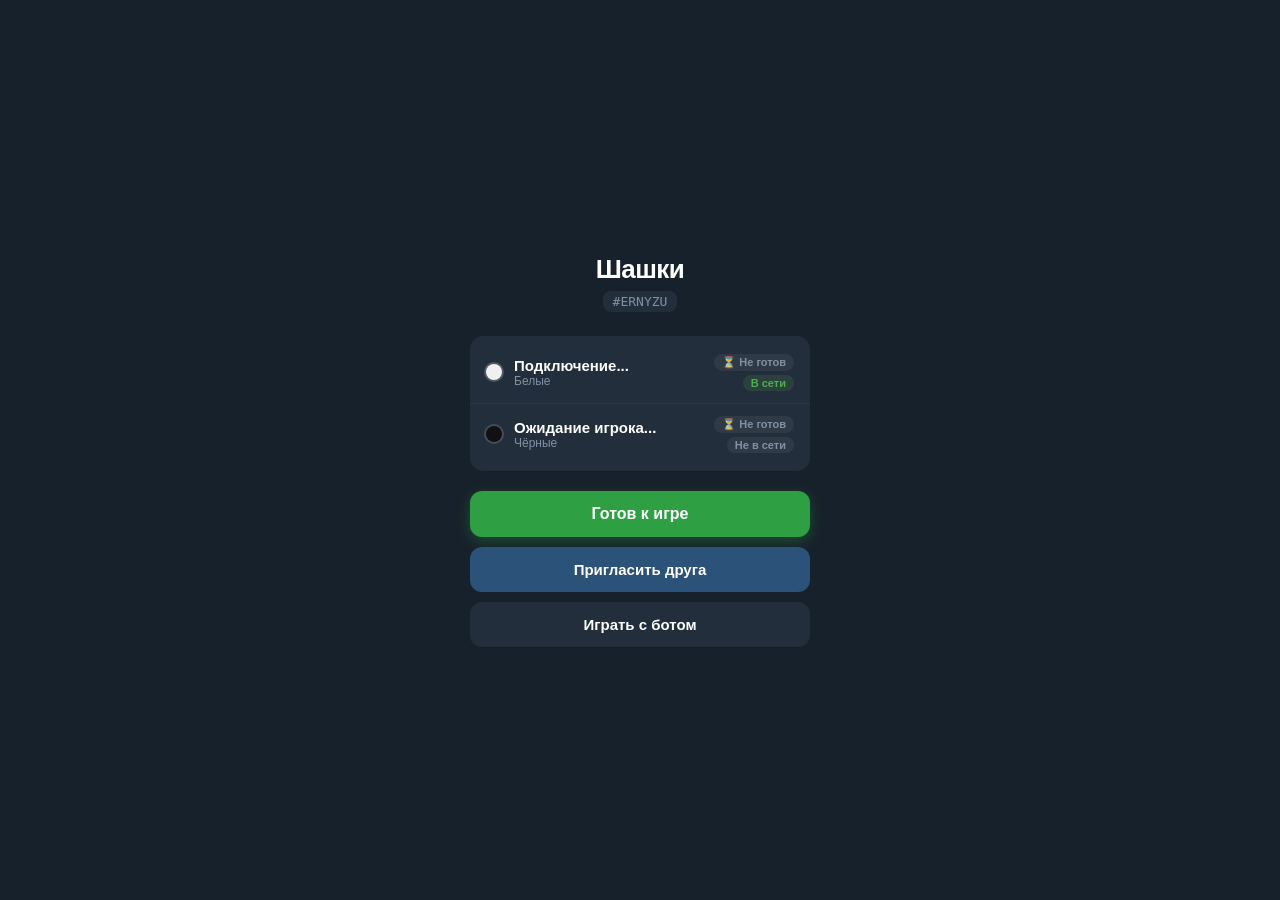
<file: docs/index.html>
<!DOCTYPE html>
<html lang="ru">
<head>
  <meta charset="UTF-8">
  <meta name="viewport" content="width=device-width, initial-scale=1.0, maximum-scale=1.0, user-scalable=no">
  <title>Шашки</title>
  <link rel="stylesheet" href="style.css?v=3">
  <script src="https://telegram.org/js/telegram-web-app.js"></script>
</head>
<body>
  <!-- Экран лобби комнаты -->
  <div id="screen-lobby" class="screen">
    <div class="lobby-header">
      <h1 class="game-title">Шашки</h1>
      <div class="room-tag" id="room-tag">#...</div>
    </div>

    <div class="players-list">
      <div class="player-row" id="row-p1">
        <div class="player-marker white"></div>
        <div class="player-details">
          <span class="player-name" id="name-p1">Ты</span>
          <span class="player-color-label">Белые</span>
        </div>
        <div class="player-badges">
          <span class="ready-pill not-ready" id="ready-p1">⏳ Не готов</span>
          <span class="status-pill online" id="status-p1">Подключён</span>
        </div>
      </div>

      <div class="player-row" id="row-p2">
        <div class="player-marker black"></div>
        <div class="player-details">
          <span class="player-name" id="name-p2">Ожидание игрока...</span>
          <span class="player-color-label">Чёрные</span>
        </div>
        <div class="player-badges">
          <span class="ready-pill not-ready" id="ready-p2">⏳ Не готов</span>
          <span class="status-pill offline" id="status-p2">Не в сети</span>
        </div>
      </div>
    </div>

    <div class="action-buttons">
      <button id="btn-ready" class="btn btn-ready">Готов к игре</button>
      <button id="btn-share" class="btn btn-primary">Пригласить друга</button>
      <button id="btn-play-bot" class="btn btn-secondary">Играть с ботом</button>
    </div>
  </div>

  <!-- Оверлей обратного отсчета 3.. 2.. 1.. В бой! -->
  <div id="countdown-overlay" class="countdown-overlay hidden" style="display: none;">
    <div class="countdown-content">
      <div id="countdown-number" class="countdown-number">3</div>
      <div id="countdown-text" class="countdown-text">Приготовьтесь...</div>
    </div>
  </div>
  
  <!-- Экран игры -->
  <div id="screen-game" class="screen hidden">
    <!-- Верхний игрок (соперник) -->
    <div class="game-header">
      <div class="game-player" id="opp-card">
        <div class="player-marker" id="opp-marker"></div>
        <span class="game-player-name" id="opp-name">Соперник</span>
        <span class="game-player-count" id="opp-count">12</span>
        <div class="reaction-bubble" id="opp-reaction"></div>
      </div>
      <div class="timer" id="timer">60</div>
    </div>

    <!-- Доска -->
    <div class="board-wrapper">
      <div id="board"></div>
    </div>

    <!-- Нижний игрок (я) -->
    <div class="game-footer">
      <div class="game-player" id="my-card">
        <div class="player-marker" id="my-marker"></div>
        <span class="game-player-name" id="my-name">Ты</span>
        <span class="game-player-count" id="my-count">12</span>
        <div class="reaction-bubble" id="my-reaction"></div>
      </div>
      <div class="turn-indicator" id="turn-info">Твой ход</div>
    </div>

    <!-- Плавающая панель быстрых реакций/стикеров -->
    <div id="reactions-bar" class="reactions-bar">
      <button class="reaction-btn" data-emoji="🤔" title="Думаю">🤔</button>
      <button class="reaction-btn" data-emoji="👏" title="Аплодисменты">👏</button>
      <button class="reaction-btn" data-emoji="😎" title="Круто">😎</button>
      <button class="reaction-btn" data-emoji="😱" title="Шок">😱</button>
      <button class="reaction-btn" data-emoji="🤝" title="Рукопожатие">🤝</button>
      <button class="reaction-btn" data-emoji="💥" title="Бум">💥</button>
    </div>
  </div>
  
  <!-- Экран окончания игры -->
  <div id="screen-gameover" class="screen hidden">
    <div class="gameover-box">
      <h2 id="result-title">Победа!</h2>
      <p id="result-desc">Игра завершена</p>
      <button id="btn-restart" class="btn btn-primary">В лобби</button>
    </div>
  </div>
  
  <script src="game.js?v=3"></script>
</body>
</html>
</file>
<file: docs/style.css>
/* =============================================
   Telegram Checkers — Minimalist Theme
   ============================================= */

:root {
  --bg:            var(--tg-theme-bg-color, #17212b);
  --card-bg:       var(--tg-theme-secondary-bg-color, #232e3c);
  --text:          var(--tg-theme-text-color, #ffffff);
  --text-muted:    var(--tg-theme-hint-color, #7f91a4);
  --btn-color:     var(--tg-theme-button-color, #2b5278);
  --btn-text:      var(--tg-theme-button-text-color, #ffffff);
  --cell-light:    #c5a059;
  --cell-dark:     #6f432a;
  --green:         #4fae4e;
  --green-bg:      rgba(79, 174, 78, 0.15);
  --red:           #e55b5b;
  --red-bg:        rgba(229, 91, 91, 0.15);
  --board-size:    min(88vw, 360px);
}

*, *::before, *::after {
  box-sizing: border-box;
  margin: 0;
  padding: 0;
  -webkit-tap-highlight-color: transparent;
}

html, body {
  width: 100%;
  height: 100%;
  overflow: hidden;
  font-family: -apple-system, BlinkMacSystemFont, 'Segoe UI', Roboto, Helvetica, Arial, sans-serif;
  background: var(--bg);
  color: var(--text);
  user-select: none;
}

.screen {
  display: flex;
  flex-direction: column;
  align-items: center;
  justify-content: center;
  width: 100%;
  height: 100%;
  position: absolute;
  inset: 0;
  padding: 20px;
}

.hidden,
.screen.hidden,
.countdown-overlay.hidden {
  display: none !important;
}

/* ---------- Lobby ---------- */
.lobby-header {
  text-align: center;
  margin-bottom: 24px;
}

.game-title {
  font-size: 26px;
  font-weight: 700;
  letter-spacing: -0.02em;
}

.room-tag {
  display: inline-block;
  margin-top: 6px;
  font-family: monospace;
  font-size: 13px;
  color: var(--text-muted);
  background: var(--card-bg);
  padding: 3px 10px;
  border-radius: 8px;
}

.players-list {
  width: 100%;
  max-width: 340px;
  background: var(--card-bg);
  border-radius: 14px;
  padding: 6px 0;
  margin-bottom: 20px;
}

.player-row {
  display: flex;
  align-items: center;
  padding: 12px 16px;
  gap: 12px;
}

.player-row:not(:last-child) {
  border-bottom: 1px solid rgba(255, 255, 255, 0.05);
}

.player-marker {
  width: 16px;
  height: 16px;
  border-radius: 50%;
  flex-shrink: 0;
}

.player-marker.white {
  background: #f0f0f0;
  box-shadow: 0 0 0 2px rgba(255,255,255,0.2);
}

.player-marker.black {
  background: #111111;
  box-shadow: 0 0 0 2px rgba(255,255,255,0.15);
}

.player-details {
  display: flex;
  flex-direction: column;
  flex: 1;
  overflow: hidden;
}

.player-name {
  font-size: 15px;
  font-weight: 600;
  white-space: nowrap;
  overflow: hidden;
  text-overflow: ellipsis;
}

.player-color-label {
  font-size: 12px;
  color: var(--text-muted);
}

.player-badges {
  display: flex;
  flex-direction: column;
  align-items: flex-end;
  gap: 4px;
}

.ready-pill {
  font-size: 11px;
  font-weight: 600;
  padding: 2px 8px;
  border-radius: 10px;
  flex-shrink: 0;
  transition: all 0.2s ease;
}

.ready-pill.ready {
  background: rgba(79, 174, 78, 0.22);
  color: #4fae4e;
  border: 1px solid rgba(79, 174, 78, 0.4);
}

.ready-pill.not-ready {
  background: rgba(255, 255, 255, 0.06);
  color: var(--text-muted);
}

.status-pill {
  font-size: 11px;
  font-weight: 600;
  padding: 2px 8px;
  border-radius: 10px;
  flex-shrink: 0;
}

.status-pill.online {
  background: var(--green-bg);
  color: var(--green);
}

.status-pill.offline {
  background: rgba(255, 255, 255, 0.06);
  color: var(--text-muted);
}

/* ---------- Buttons ---------- */
.action-buttons {
  width: 100%;
  max-width: 340px;
  display: flex;
  flex-direction: column;
  gap: 10px;
}

.btn {
  width: 100%;
  padding: 14px;
  border-radius: 12px;
  font-size: 15px;
  font-weight: 600;
  cursor: pointer;
  border: none;
  transition: opacity 0.15s, transform 0.1s, background 0.2s;
  text-align: center;
}

.btn-ready {
  background: #2ea043;
  color: #ffffff;
  box-shadow: 0 4px 14px rgba(46, 160, 67, 0.35);
  font-size: 16px;
}

.btn-ready:hover {
  background: #2c973f;
}

.btn-ready.active {
  background: #d73a49;
  box-shadow: 0 4px 14px rgba(215, 58, 73, 0.35);
}

.btn-primary {
  background: var(--btn-color);
  color: var(--btn-text);
}

.btn-secondary {
  background: var(--card-bg);
  color: var(--text);
}

.btn:active {
  opacity: 0.85;
  transform: scale(0.98);
}

/* ---------- Countdown Overlay ---------- */
.countdown-overlay {
  position: absolute;
  inset: 0;
  display: flex;
  align-items: center;
  justify-content: center;
  background: rgba(15, 23, 42, 0.88);
  backdrop-filter: blur(8px);
  z-index: 1000;
  animation: fadeIn 0.2s ease;
}

@keyframes fadeIn {
  from { opacity: 0; }
  to   { opacity: 1; }
}

.countdown-content {
  text-align: center;
}

.countdown-number {
  font-size: 80px;
  font-weight: 900;
  line-height: 1;
  background: linear-gradient(135deg, #ffd700, #ff8c00);
  -webkit-background-clip: text;
  -webkit-text-fill-color: transparent;
  filter: drop-shadow(0 4px 16px rgba(255, 140, 0, 0.6));
  animation: countdownPop 0.5s cubic-bezier(0.175, 0.885, 0.32, 1.275);
}

.countdown-number.fight {
  font-size: 52px;
  background: linear-gradient(135deg, #4fae4e, #2ea043);
  -webkit-background-clip: text;
  -webkit-text-fill-color: transparent;
  filter: drop-shadow(0 4px 16px rgba(46, 160, 67, 0.7));
}

.countdown-text {
  font-size: 16px;
  font-weight: 600;
  color: #ebebf5;
  margin-top: 12px;
  letter-spacing: 0.05em;
}

@keyframes countdownPop {
  0%   { transform: scale(0.3); opacity: 0; }
  60%  { transform: scale(1.18); opacity: 1; }
  100% { transform: scale(1); opacity: 1; }
}

/* ---------- Game Screen ---------- */
.game-header, .game-footer {
  width: var(--board-size);
  display: flex;
  align-items: center;
  justify-content: space-between;
  padding: 8px 4px;
}

.game-player {
  position: relative;
  display: flex;
  align-items: center;
  gap: 8px;
}

.game-player-name {
  font-size: 14px;
  font-weight: 600;
  max-width: 160px;
  white-space: nowrap;
  overflow: hidden;
  text-overflow: ellipsis;
}

.game-player-count {
  font-size: 12px;
  color: var(--text-muted);
}

.timer {
  font-family: monospace;
  font-size: 15px;
  font-weight: 700;
  background: var(--card-bg);
  padding: 4px 10px;
  border-radius: 8px;
}

.timer.urgent {
  color: var(--red);
  background: var(--red-bg);
}

.turn-indicator {
  font-size: 12px;
  font-weight: 600;
  padding: 4px 10px;
  border-radius: 8px;
  background: rgba(255, 255, 255, 0.08);
}

.turn-indicator.active {
  background: var(--green-bg);
  color: var(--green);
}

/* ---------- Board ---------- */
.board-wrapper {
  background: #2a1810;
  padding: 6px;
  border-radius: 12px;
  box-shadow: 0 8px 24px rgba(0,0,0,0.4);
  margin: 6px 0;
}

#board {
  display: grid;
  grid-template-columns: repeat(8, 1fr);
  width: var(--board-size);
  height: var(--board-size);
  border-radius: 6px;
  overflow: hidden;
}

.cell {
  position: relative;
  width: 100%;
  height: 100%;
  display: flex;
  align-items: center;
  justify-content: center;
}

.cell-light {
  background: var(--cell-light);
}

.cell-dark {
  background: var(--cell-dark);
}

.cell.selected {
  box-shadow: inset 0 0 0 3px #4aa3df;
}

.cell.possible-move::after {
  content: '';
  position: absolute;
  width: 30%;
  height: 30%;
  border-radius: 50%;
  background: rgba(79, 174, 78, 0.85);
  pointer-events: none;
}

.piece {
  width: 76%;
  height: 76%;
  border-radius: 50%;
  display: flex;
  align-items: center;
  justify-content: center;
  cursor: pointer;
}

.piece-white {
  background: radial-gradient(circle at 35% 35%, #ffffff, #dcdcdc);
  box-shadow: 0 3px 6px rgba(0,0,0,0.35);
}

.piece-black {
  background: radial-gradient(circle at 35% 35%, #353535, #121212);
  box-shadow: 0 3px 6px rgba(0,0,0,0.55);
}

.piece.king::before {
  content: '★';
  color: #f7d070;
  font-size: 16px;
}

/* ---------- Floating Reactions Bar ---------- */
.reactions-bar {
  display: flex;
  align-items: center;
  justify-content: center;
  gap: 8px;
  background: rgba(35, 46, 60, 0.85);
  backdrop-filter: blur(14px);
  border: 1px solid rgba(255, 255, 255, 0.12);
  border-radius: 28px;
  padding: 6px 14px;
  margin-top: 10px;
  box-shadow: 0 8px 24px rgba(0, 0, 0, 0.35);
  z-index: 20;
}

.reaction-btn {
  background: none;
  border: none;
  font-size: 24px;
  line-height: 1;
  cursor: pointer;
  padding: 4px;
  border-radius: 50%;
  transition: transform 0.15s cubic-bezier(0.175, 0.885, 0.32, 1.275);
  user-select: none;
}

.reaction-btn:hover {
  transform: scale(1.25);
}

.reaction-btn:active {
  transform: scale(1.4);
}

/* ---------- Reaction Bubble & Floating Emoji ---------- */
.reaction-bubble {
  position: absolute;
  left: 50%;
  top: 0;
  width: 0;
  height: 0;
  pointer-events: none;
}

.floating-emoji {
  position: absolute;
  font-size: 32px;
  pointer-events: none;
  z-index: 100;
  animation: floatUpFade 1.4s cubic-bezier(0.22, 1, 0.36, 1) forwards;
}

@keyframes floatUpFade {
  0% {
    transform: translate(-50%, 0) scale(0.4);
    opacity: 0;
  }
  20% {
    transform: translate(-50%, -15px) scale(1.3);
    opacity: 1;
  }
  70% {
    transform: translate(-50%, -45px) scale(1.1);
    opacity: 0.9;
  }
  100% {
    transform: translate(-50%, -75px) scale(0.9);
    opacity: 0;
  }
}

/* ---------- Game Over ---------- */
.gameover-box {
  background: var(--card-bg);
  padding: 28px 24px;
  border-radius: 16px;
  text-align: center;
  width: 100%;
  max-width: 280px;
}

.gameover-box h2 {
  font-size: 24px;
  font-weight: 700;
  margin-bottom: 8px;
}

.gameover-box p {
  font-size: 14px;
  color: var(--text-muted);
  margin-bottom: 20px;
}
</file>
